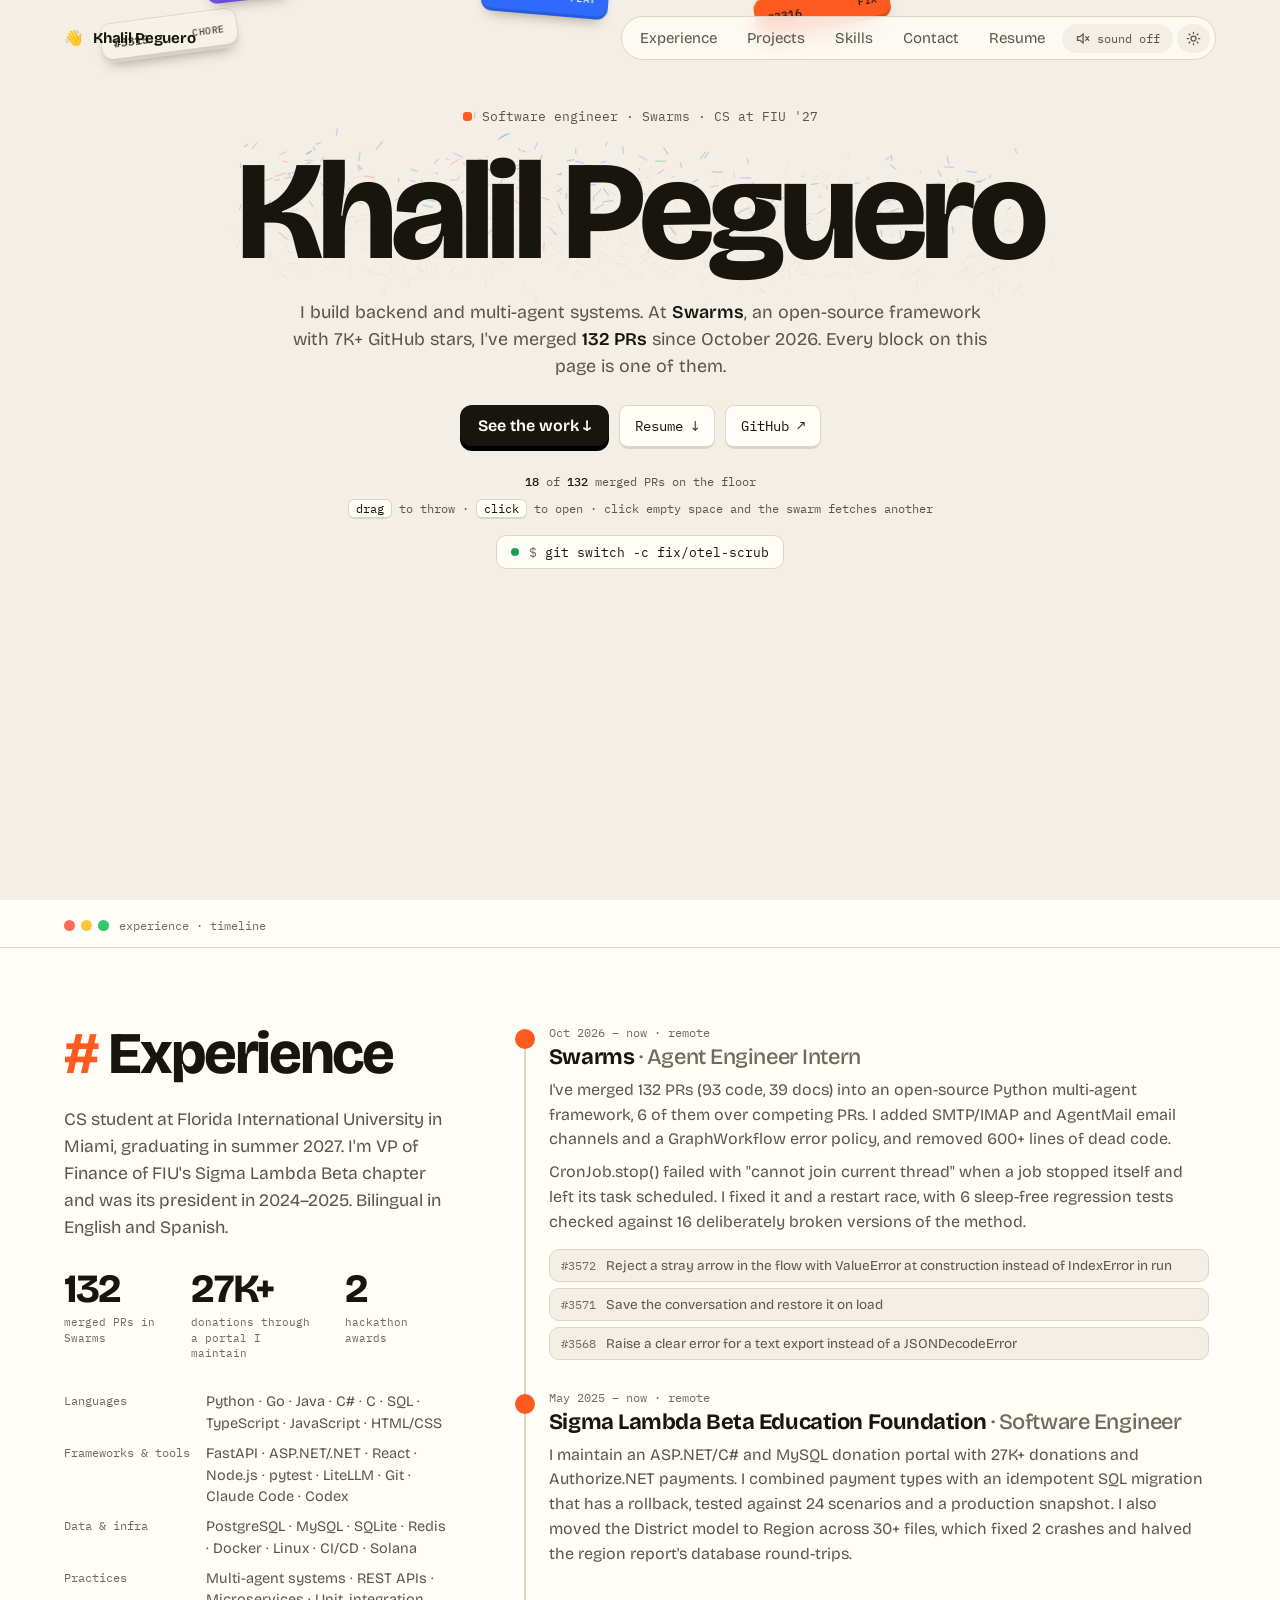
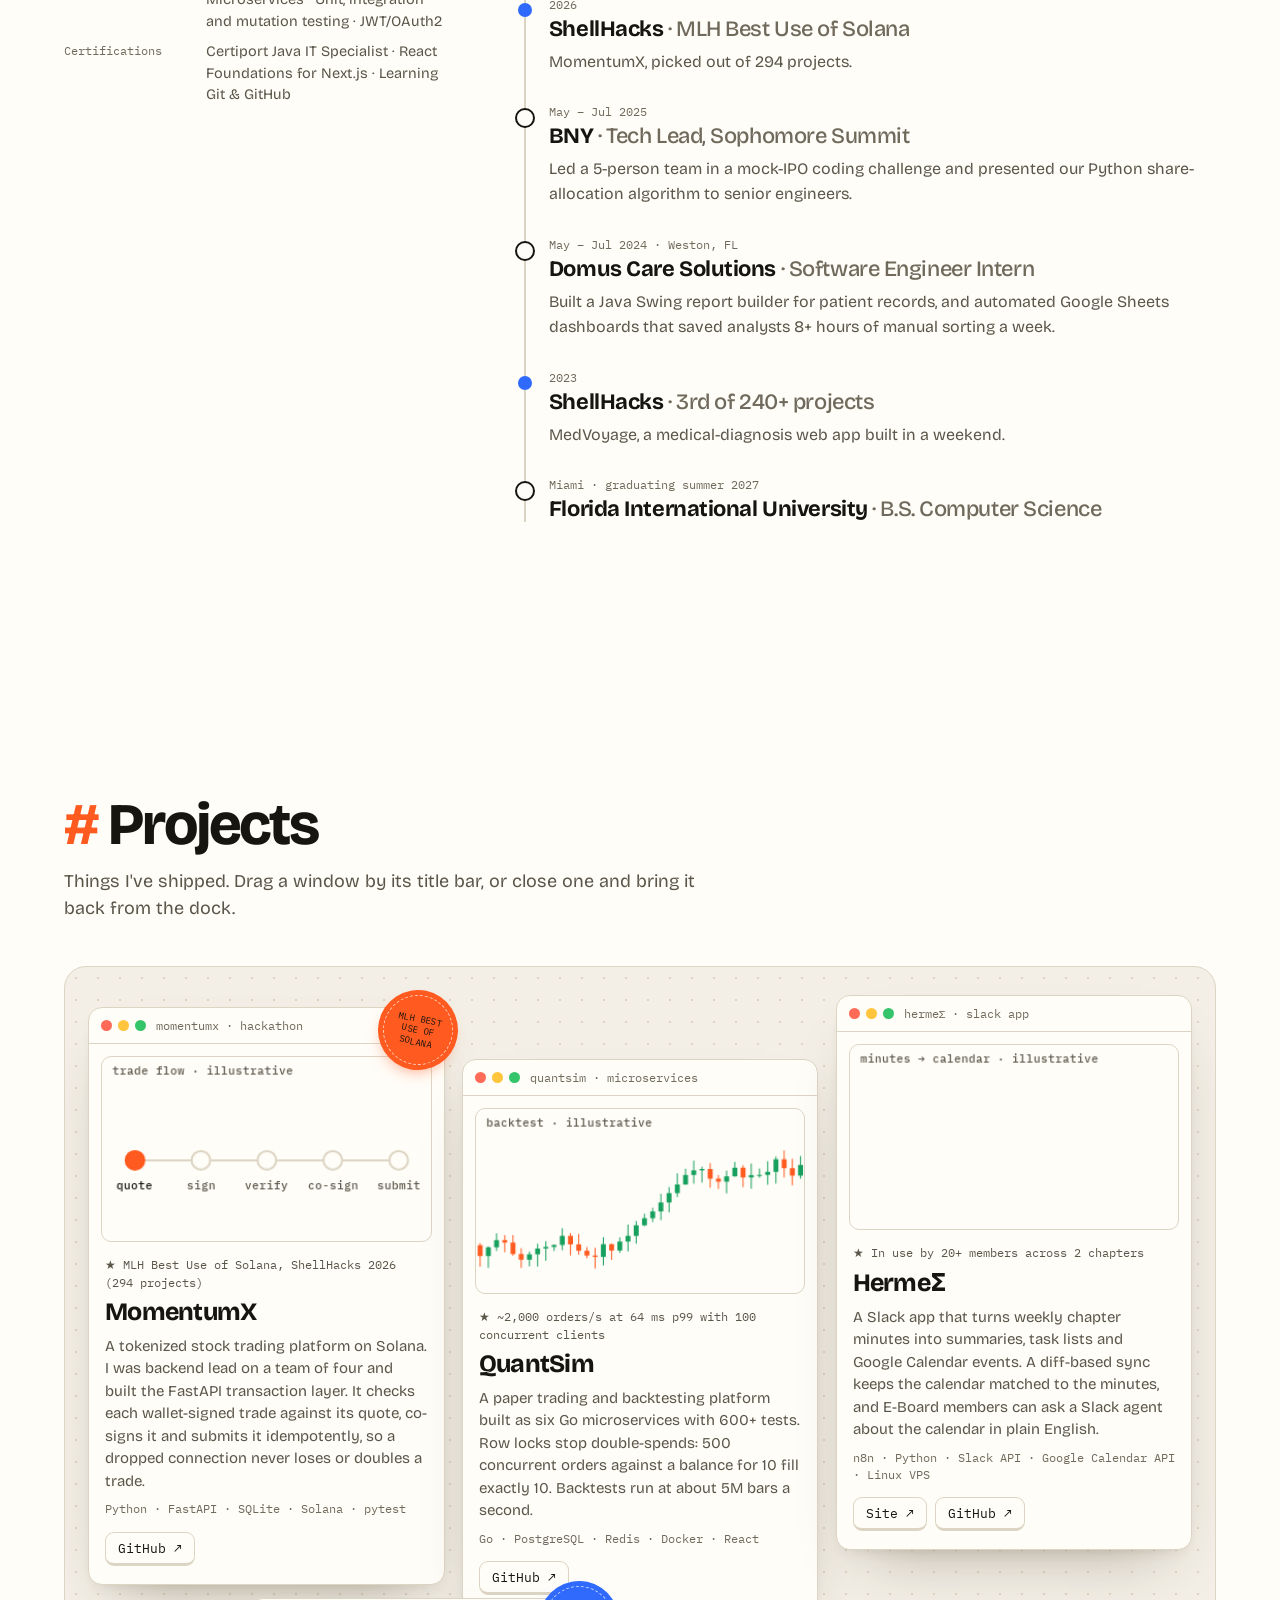
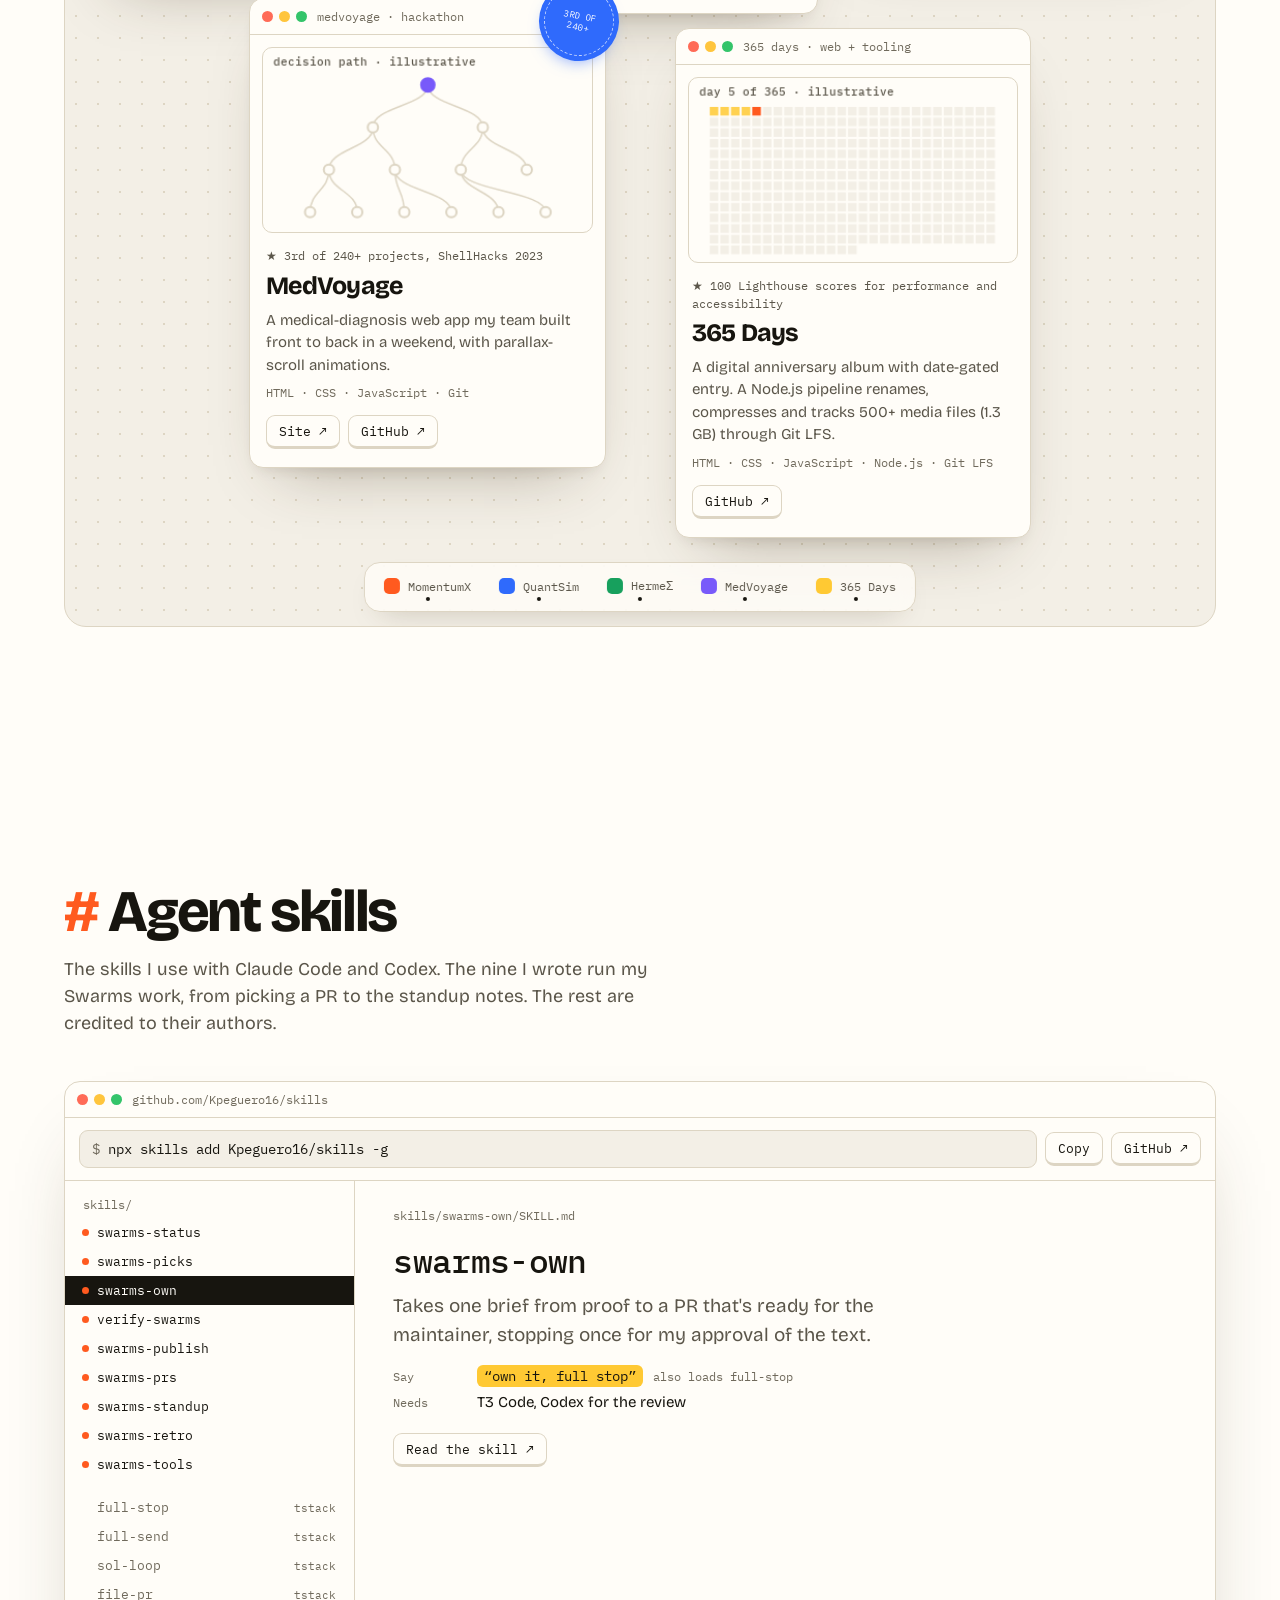
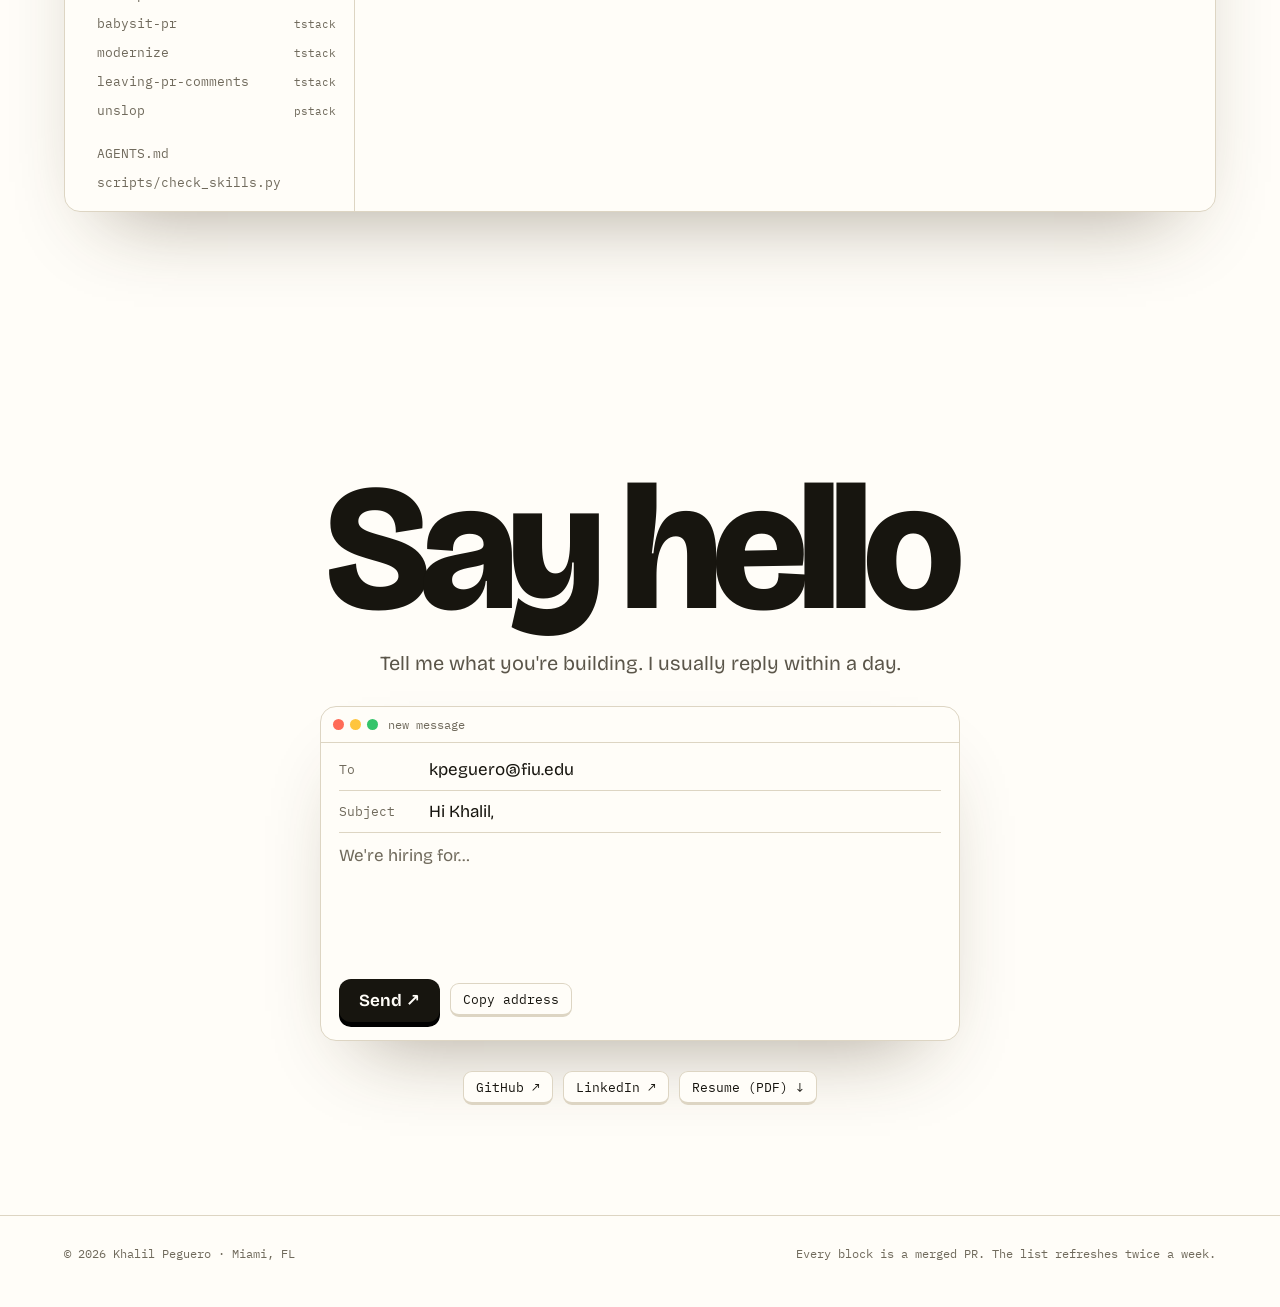
<file: index.html>
<!doctype html>
<html lang="en" class="no-js">
<head>
<meta charset="utf-8">
<meta name="viewport" content="width=device-width, initial-scale=1">
<meta name="color-scheme" content="light dark">
<meta name="theme-color" content="#f3efe6" media="(prefers-color-scheme: light)">
<meta name="theme-color" content="#14120d" media="(prefers-color-scheme: dark)">
<title>Khalil Peguero · Software engineer</title>
<meta name="description" content="Khalil Peguero is a software engineer and CS student at FIU, and an Agent Engineer Intern at Swarms, an open-source multi-agent framework.">
<meta property="og:title" content="Khalil Peguero · Software engineer">
<meta property="og:description" content="Agent Engineer Intern at Swarms. CS at FIU, graduating in summer 2027.">
<meta property="og:type" content="website">
<meta property="og:url" content="https://khalilpeguero.me/portfolio/">
<meta property="og:image" content="https://khalilpeguero.me/portfolio/og.png">
<meta property="og:image:width" content="1200">
<meta property="og:image:height" content="630">
<meta property="og:image:alt" content="Khalil Peguero. I build backend and multi-agent systems. Every block is a PR I merged into Swarms.">
<meta name="twitter:card" content="summary_large_image">
<link rel="alternate" type="text/markdown" href="llms.txt" title="for agents">
<link rel="icon" href="data:image/svg+xml,%3Csvg xmlns='http://www.w3.org/2000/svg' viewBox='0 0 32 32'%3E%3Crect width='32' height='32' rx='8' fill='%23ff5a1f'/%3E%3Ctext x='16' y='21' font-family='monospace' font-size='14' font-weight='700' text-anchor='middle' fill='%23fff'%3Ekp%3C/text%3E%3C/svg%3E">
<link rel="preconnect" href="https://fonts.googleapis.com">
<link rel="preconnect" href="https://fonts.gstatic.com" crossorigin>
<link href="https://fonts.googleapis.com/css2?family=Bricolage+Grotesque:opsz,wght@12..96,400..800&family=IBM+Plex+Mono:wght@400;500&display=swap" rel="stylesheet">
<link rel="stylesheet" href="css/site.css">
<script>
// Hide-until-animated styles apply only under .js. If site.js never finishes, show everything.
document.documentElement.classList.replace('no-js', 'js');
setTimeout(function () { if (!window.__siteReady) document.documentElement.classList.replace('js', 'no-js'); }, 4000);
// A theme picked with the nav toggle beats the system setting. Apply it before the first paint.
try {
  var theme = localStorage.getItem('theme');
  if (theme === 'light' || theme === 'dark') {
    document.documentElement.dataset.theme = theme;
    document.querySelectorAll('meta[name="theme-color"]').forEach(function (m) { m.content = theme === 'dark' ? '#14120d' : '#f3efe6'; });
  }
} catch (e) {}
</script>
<script src="data/prs.js" defer></script>
<script src="js/vendor/matter.min.js" defer></script>
<script src="js/site.js" defer></script>
</head>
<body>

<nav class="nav" id="nav">
  <a class="me" href="#top"><span class="wave" aria-hidden="true">👋</span>Khalil Peguero</a>
  <div class="right">
    <a href="#experience" data-tick class="hide-sm">Experience</a>
    <a href="#projects" data-tick class="hide-sm">Projects</a>
    <a href="#skills" data-tick class="hide-sm">Skills</a>
    <a href="#hello" data-tick>Contact</a>
    <a href="Khalil_Peguero_Resume.pdf" data-tick class="hide-sm">Resume</a>
    <button class="sound" id="sound" aria-pressed="false" aria-label="Toggle sound">
      <svg viewBox="0 0 24 24" fill="none" stroke="currentColor" stroke-width="2" stroke-linecap="round" aria-hidden="true"><path d="M4 9v6h4l5 4V5L8 9H4z"/><path class="on" d="M16 9a4 4 0 0 1 0 6M18.5 6.5a8 8 0 0 1 0 11"/><path class="off" d="M17 9l5 6M22 9l-5 6"/></svg>
      <span class="off">sound off</span><span class="on">sound on</span>
    </button>
    <button class="theme" id="theme" aria-pressed="false" aria-label="Dark mode">
      <svg viewBox="0 0 24 24" fill="none" stroke="currentColor" stroke-width="2" stroke-linecap="round" stroke-linejoin="round" aria-hidden="true"><g class="sun"><circle cx="12" cy="12" r="4"/><path d="M12 2v2M12 20v2M4.9 4.9l1.4 1.4M17.7 17.7l1.4 1.4M2 12h2M20 12h2M4.9 19.1l1.4-1.4M17.7 6.3l1.4-1.4"/></g><path class="moon" d="M20 14.5A8 8 0 1 1 9.5 4a6.5 6.5 0 0 0 10.5 10.5z"/></svg>
    </button>
  </div>
</nav>

<header class="pin" id="pin">
  <canvas class="sky" id="sky" aria-hidden="true"></canvas>
  <div class="copy" id="copy">
    <p class="eyebrow"><i aria-hidden="true"></i>Software engineer · Swarms · CS at FIU '27</p>
    <h1 class="name">Khalil Peguero</h1>
    <p class="lede">I build backend and multi-agent systems. At <b>Swarms</b>, an open-source framework with 7K+ GitHub stars, I've merged <b><span data-stat="total">44</span> PRs</b> since October 2026. Every block on this page is one of them.</p>
    <div class="cta">
      <a class="send" href="#projects">See the work ↓</a>
      <a class="btn" href="Khalil_Peguero_Resume.pdf">Resume ↓</a>
      <a class="btn" href="https://github.com/Kpeguero16">GitHub ↗</a>
    </div>
    <div class="readout">
      <span class="count"><b id="onFloor">0</b> of <b data-stat="total">44</b> merged PRs on the floor</span>
      <span id="howTo"><kbd>drag</kbd> to throw · <kbd>click</kbd> to open · click empty space and the swarm fetches another</span>
    </div>
    <div class="ticker" id="ticker"><i class="dot" aria-hidden="true"></i><span class="ln" id="tickerLine"><span class="dim">waiting for the next merge…</span></span></div>
  </div>

  <div class="world" id="world" role="group" aria-label="Merged pull requests, one block each"></div>
</header>

<section class="exp" id="experience" aria-labelledby="exp-title">
  <div class="bar"><span class="lights"><i></i><i></i><i></i></span><span>experience · timeline</span></div>
  <div class="tl-grid">
    <div class="tl-intro">
      <h2 class="h" id="exp-title"><b>#</b>Experience</h2>
      <p>CS student at Florida International University in Miami, graduating in summer 2027. I'm VP of Finance of FIU's Sigma Lambda Beta chapter and was its president in 2024–2025. Bilingual in English and Spanish.</p>
      <div class="tl-stats">
        <div><b data-stat="total">44</b><span>merged PRs in Swarms</span></div>
        <div><b>27K+</b><span>donations through a portal I maintain</span></div>
        <div><b>2</b><span>hackathon awards</span></div>
      </div>
      <dl class="skills">
        <dt>Languages</dt><dd>Python · Go · Java · C# · C · SQL · TypeScript · JavaScript · HTML/CSS</dd>
        <dt>Frameworks &amp; tools</dt><dd>FastAPI · ASP.NET/.NET · React · Node.js · pytest · LiteLLM · Git · Claude Code · Codex</dd>
        <dt>Data &amp; infra</dt><dd>PostgreSQL · MySQL · SQLite · Redis · Docker · Linux · CI/CD · Solana</dd>
        <dt>Practices</dt><dd>Multi-agent systems · REST APIs · Microservices · Unit, integration and mutation testing · JWT/OAuth2</dd>
        <dt>Certifications</dt><dd>Certiport Java IT Specialist · React Foundations for Next.js · Learning Git &amp; GitHub</dd>
      </dl>
    </div>
    <ol class="tl-list" id="tl">
      <li class="tl-item now" style="--i:0"><span class="tl-dot"></span><div class="tl-when">Oct 2026 – now · remote</div>
        <h3>Swarms <span>· Agent Engineer Intern</span></h3>
        <p>I've merged <span data-stat="total">44</span> PRs (<span data-stat="code">32</span> code, <span data-stat="docs">12</span> docs) into an open-source Python multi-agent framework, 6 of them over competing PRs. I added SMTP/IMAP and AgentMail email channels and a GraphWorkflow error policy, and removed 600+ lines of dead code.</p>
        <p>CronJob.stop() failed with "cannot join current thread" when a job stopped itself and left its task scheduled. I fixed it and a restart race, with 6 sleep-free regression tests checked against 16 deliberately broken versions of the method.</p>
        <div class="tl-latest" id="tlLatest"></div>
      </li>
      <li class="tl-item now" style="--i:1"><span class="tl-dot"></span><div class="tl-when">May 2025 – now · remote</div>
        <h3>Sigma Lambda Beta Education Foundation <span>· Software Engineer</span></h3>
        <p>I maintain an ASP.NET/C# and MySQL donation portal with 27K+ donations and Authorize.NET payments. I combined payment types with an idempotent SQL migration that has a rollback, tested against 24 scenarios and a production snapshot. I also moved the District model to Region across 30+ files, which fixed 2 crashes and halved the region report's database round-trips.</p>
      </li>
      <li class="tl-item mile" style="--i:2"><span class="tl-dot"></span><div class="tl-when">2026</div>
        <h3>ShellHacks <span>· MLH Best Use of Solana</span></h3>
        <p>MomentumX, picked out of 294 projects.</p>
      </li>
      <li class="tl-item" style="--i:3"><span class="tl-dot"></span><div class="tl-when">May – Jul 2025</div>
        <h3>BNY <span>· Tech Lead, Sophomore Summit</span></h3>
        <p>Led a 5-person team in a mock-IPO coding challenge and presented our Python share-allocation algorithm to senior engineers.</p>
      </li>
      <li class="tl-item" style="--i:4"><span class="tl-dot"></span><div class="tl-when">May – Jul 2024 · Weston, FL</div>
        <h3>Domus Care Solutions <span>· Software Engineer Intern</span></h3>
        <p>Built a Java Swing report builder for patient records, and automated Google Sheets dashboards that saved analysts 8+ hours of manual sorting a week.</p>
      </li>
      <li class="tl-item mile" style="--i:5"><span class="tl-dot"></span><div class="tl-when">2023</div>
        <h3>ShellHacks <span>· 3rd of 240+ projects</span></h3>
        <p>MedVoyage, a medical-diagnosis web app built in a weekend.</p>
      </li>
      <li class="tl-item" style="--i:6"><span class="tl-dot"></span><div class="tl-when">Miami · graduating summer 2027</div>
        <h3>Florida International University <span>· B.S. Computer Science</span></h3>
      </li>
    </ol>
  </div>
</section>

<main>
  <section class="sec" id="projects" aria-labelledby="proj-title">
    <h2 class="sec-h pop" id="proj-title"><b>#</b>Projects</h2>
    <p class="sec-sub pop">Things I've shipped.<span class="desk-only"> Drag a window by its title bar, or close one and bring it back from the dock.</span></p>
    <div class="desk pop" id="desk">
      <article class="win t-FIX" data-win="0">
        <div class="win-bar"><span class="lights"><button class="win-close" aria-label="Close MomentumX"></button><i></i><i></i></span><span>momentumx · hackathon</span></div>
        <div class="stamp">MLH best<br>use of<br>Solana</div>
        <div class="win-body">
          <div class="demo"><canvas data-demo="flow"></canvas></div>
          <p class="star">★ MLH Best Use of Solana, ShellHacks 2026 (294 projects)</p>
          <h3>MomentumX</h3>
          <p>A tokenized stock trading platform on Solana. I was backend lead on a team of four and built the FastAPI transaction layer. It checks each wallet-signed trade against its quote, co-signs it and submits it idempotently, so a dropped connection never loses or doubles a trade.</p>
          <p class="tags">Python · FastAPI · SQLite · Solana · pytest</p>
          <div class="links"><a class="btn" href="https://github.com/Kpeguero16/MomentumX">GitHub ↗</a></div>
        </div>
      </article>
      <article class="win t-FEAT" data-win="1">
        <div class="win-bar"><span class="lights"><button class="win-close" aria-label="Close QuantSim"></button><i></i><i></i></span><span>quantsim · microservices</span></div>
        <div class="win-body">
          <div class="demo"><canvas data-demo="candles"></canvas></div>
          <p class="star">★ ~2,000 orders/s at 64 ms p99 with 100 concurrent clients</p>
          <h3>QuantSim</h3>
          <p>A paper trading and backtesting platform built as six Go microservices with 600+ tests. Row locks stop double-spends: 500 concurrent orders against a balance for 10 fill exactly 10. Backtests run at about 5M bars a second.</p>
          <p class="tags">Go · PostgreSQL · Redis · Docker · React</p>
          <div class="links"><a class="btn" href="https://github.com/Kpeguero16/quantsim">GitHub ↗</a></div>
        </div>
      </article>
      <article class="win t-TEST" data-win="2">
        <div class="win-bar"><span class="lights"><button class="win-close" aria-label="Close HermeΣ"></button><i></i><i></i></span><span>hermeΣ · slack app</span></div>
        <div class="win-body">
          <div class="demo"><canvas data-demo="minutes"></canvas></div>
          <p class="star">★ In use by 20+ members across 2 chapters</p>
          <h3>HermeΣ</h3>
          <p>A Slack app that turns weekly chapter minutes into summaries, task lists and Google Calendar events. A diff-based sync keeps the calendar matched to the minutes, and E-Board members can ask a Slack agent about the calendar in plain English.</p>
          <p class="tags">n8n · Python · Slack API · Google Calendar API · Linux VPS</p>
          <div class="links"><a class="btn" href="https://usehermes.online/">Site ↗</a><a class="btn" href="https://github.com/Kpeguero16/Hermes">GitHub ↗</a></div>
        </div>
      </article>
      <article class="win t-REFACTOR" data-win="3">
        <div class="win-bar"><span class="lights"><button class="win-close" aria-label="Close MedVoyage"></button><i></i><i></i></span><span>medvoyage · hackathon</span></div>
        <div class="stamp blue">3rd of<br>240+</div>
        <div class="win-body">
          <div class="demo"><canvas data-demo="tree"></canvas></div>
          <p class="star">★ 3rd of 240+ projects, ShellHacks 2023</p>
          <h3>MedVoyage</h3>
          <p>A medical-diagnosis web app my team built front to back in a weekend, with parallax-scroll animations.</p>
          <p class="tags">HTML · CSS · JavaScript · Git</p>
          <div class="links"><a class="btn" href="https://kpeguero16.github.io/MedVoyage/">Site ↗</a><a class="btn" href="https://github.com/Kpeguero16/MedVoyage">GitHub ↗</a></div>
        </div>
      </article>
      <article class="win t-DOCS" data-win="4">
        <div class="win-bar"><span class="lights"><button class="win-close" aria-label="Close 365 Days"></button><i></i><i></i></span><span>365 days · web + tooling</span></div>
        <div class="win-body">
          <div class="demo"><canvas data-demo="days"></canvas></div>
          <p class="star">★ 100 Lighthouse scores for performance and accessibility</p>
          <h3>365 Days</h3>
          <p>A digital anniversary album with date-gated entry. A Node.js pipeline renames, compresses and tracks 500+ media files (1.3 GB) through Git LFS.</p>
          <p class="tags">HTML · CSS · JavaScript · Node.js · Git LFS</p>
          <div class="links"><a class="btn" href="https://github.com/Kpeguero16/365Days">GitHub ↗</a></div>
        </div>
      </article>
      <div class="dock" aria-label="Project windows">
        <button class="open t-FIX" data-dock="0"><i></i>MomentumX</button>
        <button class="open t-FEAT" data-dock="1"><i></i>QuantSim</button>
        <button class="open t-TEST" data-dock="2"><i></i>HermeΣ</button>
        <button class="open t-REFACTOR" data-dock="3"><i></i>MedVoyage</button>
        <button class="open t-DOCS" data-dock="4"><i></i>365 Days</button>
      </div>
    </div>
  </section>

  <section class="sec" id="skills" aria-labelledby="skills-title">
    <h2 class="sec-h pop" id="skills-title"><b>#</b>Agent skills</h2>
    <p class="sec-sub pop">The skills I use with Claude Code and Codex. The nine I wrote run my Swarms work, from picking a PR to the standup notes. The rest are credited to their authors.</p>
    <div class="repo pop">
      <div class="win-bar"><span class="lights"><i></i><i></i><i></i></span><span>github.com/Kpeguero16/skills</span></div>
      <div class="repo-install"><code><span aria-hidden="true">$ </span>npx skills add Kpeguero16/skills -g</code><button type="button" class="btn" id="copyInstall">Copy</button><a class="btn" href="https://github.com/Kpeguero16/skills">GitHub ↗</a></div>
      <div class="repo-grid">
        <div class="repo-tree">
          <span class="dir" aria-hidden="true">skills/</span>
          <div role="tablist" aria-orientation="vertical" aria-label="Files in the repo">
            <button role="tab" id="skt-swarms-status" aria-controls="sk-swarms-status" aria-selected="false" tabindex="-1" class="mine">swarms-status</button>
            <button role="tab" id="skt-swarms-picks" aria-controls="sk-swarms-picks" aria-selected="false" tabindex="-1" class="mine">swarms-picks</button>
            <button role="tab" id="skt-swarms-own" aria-controls="sk-swarms-own" aria-selected="true" tabindex="0" class="mine">swarms-own</button>
            <button role="tab" id="skt-verify-swarms" aria-controls="sk-verify-swarms" aria-selected="false" tabindex="-1" class="mine">verify-swarms</button>
            <button role="tab" id="skt-swarms-publish" aria-controls="sk-swarms-publish" aria-selected="false" tabindex="-1" class="mine">swarms-publish</button>
            <button role="tab" id="skt-swarms-prs" aria-controls="sk-swarms-prs" aria-selected="false" tabindex="-1" class="mine">swarms-prs</button>
            <button role="tab" id="skt-swarms-standup" aria-controls="sk-swarms-standup" aria-selected="false" tabindex="-1" class="mine">swarms-standup</button>
            <button role="tab" id="skt-swarms-retro" aria-controls="sk-swarms-retro" aria-selected="false" tabindex="-1" class="mine">swarms-retro</button>
            <button role="tab" id="skt-swarms-tools" aria-controls="sk-swarms-tools" aria-selected="false" tabindex="-1" class="mine">swarms-tools</button>
            <button role="tab" id="skt-full-stop" aria-controls="sk-full-stop" aria-selected="false" tabindex="-1" class="up first">full-stop <em>tstack</em></button>
            <button role="tab" id="skt-full-send" aria-controls="sk-full-send" aria-selected="false" tabindex="-1" class="up">full-send <em>tstack</em></button>
            <button role="tab" id="skt-sol-loop" aria-controls="sk-sol-loop" aria-selected="false" tabindex="-1" class="up">sol-loop <em>tstack</em></button>
            <button role="tab" id="skt-file-pr" aria-controls="sk-file-pr" aria-selected="false" tabindex="-1" class="up">file-pr <em>tstack</em></button>
            <button role="tab" id="skt-babysit-pr" aria-controls="sk-babysit-pr" aria-selected="false" tabindex="-1" class="up">babysit-pr <em>tstack</em></button>
            <button role="tab" id="skt-modernize" aria-controls="sk-modernize" aria-selected="false" tabindex="-1" class="up">modernize <em>tstack</em></button>
            <button role="tab" id="skt-leaving-pr-comments" aria-controls="sk-leaving-pr-comments" aria-selected="false" tabindex="-1" class="up">leaving-pr-comments <em>tstack</em></button>
            <button role="tab" id="skt-unslop" aria-controls="sk-unslop" aria-selected="false" tabindex="-1" class="up">unslop <em>pstack</em></button>
            <button role="tab" id="skt-agents-md" aria-controls="sk-agents-md" aria-selected="false" tabindex="-1" class="first">AGENTS.md</button>
            <button role="tab" id="skt-scripts-check_skills-py" aria-controls="sk-scripts-check_skills-py" aria-selected="false" tabindex="-1">scripts/check_skills.py</button>
          </div>
        </div>
        <div class="repo-view">
          <article role="tabpanel" id="sk-swarms-status" aria-labelledby="skt-swarms-status" hidden>
            <p class="path">skills/swarms-status/SKILL.md</p>
            <h3>swarms-status</h3>
            <p>Gives each of my open PRs a verdict: wait, nudge, rebase, rework or close.</p>
            <dl><dt>Say</dt><dd><q>morning status</q></dd><dt>Needs</dt><dd>gh</dd></dl>
            <a class="btn" href="https://github.com/Kpeguero16/skills/tree/main/skills/swarms-status">Read the skill ↗</a>
          </article>
          <article role="tabpanel" id="sk-swarms-picks" aria-labelledby="skt-swarms-picks" hidden>
            <p class="path">skills/swarms-picks/SKILL.md</p>
            <h3>swarms-picks</h3>
            <p>Finds the day's PR opportunities, ranks them by what has merged before, and writes a brief for each.</p>
            <dl><dt>Say</dt><dd><q>today's picks</q></dd><dt>Needs</dt><dd>gh, the Wispr Flow connector</dd></dl>
            <a class="btn" href="https://github.com/Kpeguero16/skills/tree/main/skills/swarms-picks">Read the skill ↗</a>
          </article>
          <article role="tabpanel" id="sk-swarms-own" aria-labelledby="skt-swarms-own">
            <p class="path">skills/swarms-own/SKILL.md</p>
            <h3>swarms-own</h3>
            <p>Takes one brief from proof to a PR that's ready for the maintainer, stopping once for my approval of the text.</p>
            <dl><dt>Say</dt><dd><q>own it, full stop</q> <span>also loads full-stop</span></dd><dt>Needs</dt><dd>T3 Code, Codex for the review</dd></dl>
            <a class="btn" href="https://github.com/Kpeguero16/skills/tree/main/skills/swarms-own">Read the skill ↗</a>
          </article>
          <article role="tabpanel" id="sk-verify-swarms" aria-labelledby="skt-verify-swarms" hidden>
            <p class="path">skills/verify-swarms/SKILL.md</p>
            <h3>verify-swarms</h3>
            <p>Runs swarms code offline and proves a change red on the base and green on the branch.</p>
            <dl><dt>Say</dt><dd><q>verify</q></dd><dt>Needs</dt><dd>local clones, the swarms venv</dd></dl>
            <a class="btn" href="https://github.com/Kpeguero16/skills/tree/main/skills/verify-swarms">Read the skill ↗</a>
          </article>
          <article role="tabpanel" id="sk-swarms-publish" aria-labelledby="skt-swarms-publish" hidden>
            <p class="path">skills/swarms-publish/SKILL.md</p>
            <h3>swarms-publish</h3>
            <p>Posts approved PR text after read-only checks, now or at a scheduled time.</p>
            <dl><dt>Say</dt><dd><q>/swarms-publish</q> <span>starts only by name</span></dd><dt>Needs</dt><dd>gh</dd></dl>
            <a class="btn" href="https://github.com/Kpeguero16/skills/tree/main/skills/swarms-publish">Read the skill ↗</a>
          </article>
          <article role="tabpanel" id="sk-swarms-prs" aria-labelledby="skt-swarms-prs" hidden>
            <p class="path">skills/swarms-prs/SKILL.md</p>
            <h3>swarms-prs</h3>
            <p>Builds the end-of-day Discord message that lists the PRs I opened today.</p>
            <dl><dt>Say</dt><dd><q>swarms prs</q></dd><dt>Needs</dt><dd>gh</dd></dl>
            <a class="btn" href="https://github.com/Kpeguero16/skills/tree/main/skills/swarms-prs">Read the skill ↗</a>
          </article>
          <article role="tabpanel" id="sk-swarms-standup" aria-labelledby="skt-swarms-standup" hidden>
            <p class="path">skills/swarms-standup/SKILL.md</p>
            <h3>swarms-standup</h3>
            <p>Writes standup notes for each PR I opened today. A fresh agent explains each PR and runs the code to back it up.</p>
            <dl><dt>Say</dt><dd><q>standup notes</q></dd><dt>Needs</dt><dd>Claude Code, gh, local clones</dd></dl>
            <a class="btn" href="https://github.com/Kpeguero16/skills/tree/main/skills/swarms-standup">Read the skill ↗</a>
          </article>
          <article role="tabpanel" id="sk-swarms-retro" aria-labelledby="skt-swarms-retro" hidden>
            <p class="path">skills/swarms-retro/SKILL.md</p>
            <h3>swarms-retro</h3>
            <p>Proposes up to three changes a week to these skills, from the outcomes ledger and the week's transcripts.</p>
            <dl><dt>Say</dt><dd><q>swarms retro</q></dd><dt>Needs</dt><dd>gh</dd></dl>
            <a class="btn" href="https://github.com/Kpeguero16/skills/tree/main/skills/swarms-retro">Read the skill ↗</a>
          </article>
          <article role="tabpanel" id="sk-swarms-tools" aria-labelledby="skt-swarms-tools" hidden>
            <p class="path">skills/swarms-tools/SKILL.md</p>
            <h3>swarms-tools</h3>
            <p>The CLI the other swarms skills share: PR facts, worktrees, proof runs, code scans, the outcomes ledger and publishing.</p>
            <dl><dt>Used by</dt><dd>every other swarms skill</dd><dt>Needs</dt><dd>Python 3.10+, gh</dd></dl>
            <a class="btn" href="https://github.com/Kpeguero16/skills/tree/main/skills/swarms-tools">Read the skill ↗</a>
          </article>
          <article role="tabpanel" id="sk-full-stop" aria-labelledby="skt-full-stop" hidden>
            <p class="path">skills/full-stop/SKILL.md</p>
            <h3>full-stop</h3>
            <p>Takes a change to a PR that's ready to merge, without merging.</p>
            <p class="credit">From <a href="https://github.com/t3dotgg/tstack">Theo Browne's tstack</a>, MIT. Its license is in the folder.</p>
            <a class="btn" href="https://github.com/Kpeguero16/skills/tree/main/skills/full-stop">Read the skill ↗</a>
          </article>
          <article role="tabpanel" id="sk-full-send" aria-labelledby="skt-full-send" hidden>
            <p class="path">skills/full-send/SKILL.md</p>
            <h3>full-send</h3>
            <p>The same, and merges. For repos I can merge in.</p>
            <p class="credit">From <a href="https://github.com/t3dotgg/tstack">Theo Browne's tstack</a>, MIT. Its license is in the folder.</p>
            <a class="btn" href="https://github.com/Kpeguero16/skills/tree/main/skills/full-send">Read the skill ↗</a>
          </article>
          <article role="tabpanel" id="sk-sol-loop" aria-labelledby="skt-sol-loop" hidden>
            <p class="path">skills/sol-loop/SKILL.md</p>
            <h3>sol-loop</h3>
            <p>Reviews a change with GPT Sol in a loop, up to three rounds.</p>
            <p class="credit">From <a href="https://github.com/t3dotgg/tstack">Theo Browne's tstack</a>, MIT. Its license is in the folder.</p>
            <a class="btn" href="https://github.com/Kpeguero16/skills/tree/main/skills/sol-loop">Read the skill ↗</a>
          </article>
          <article role="tabpanel" id="sk-file-pr" aria-labelledby="skt-file-pr" hidden>
            <p class="path">skills/file-pr/SKILL.md</p>
            <h3>file-pr</h3>
            <p>Files a short PR that leads with the problem.</p>
            <p class="credit">From <a href="https://github.com/t3dotgg/tstack">Theo Browne's tstack</a>, MIT. Its license is in the folder. I added one paragraph that runs unslop on the title and description.</p>
            <a class="btn" href="https://github.com/Kpeguero16/skills/tree/main/skills/file-pr">Read the skill ↗</a>
          </article>
          <article role="tabpanel" id="sk-babysit-pr" aria-labelledby="skt-babysit-pr" hidden>
            <p class="path">skills/babysit-pr/SKILL.md</p>
            <h3>babysit-pr</h3>
            <p>Watches a PR through CI and review bots, and fixes the real findings.</p>
            <p class="credit">From <a href="https://github.com/t3dotgg/tstack">Theo Browne's tstack</a>, MIT. Its license is in the folder.</p>
            <a class="btn" href="https://github.com/Kpeguero16/skills/tree/main/skills/babysit-pr">Read the skill ↗</a>
          </article>
          <article role="tabpanel" id="sk-modernize" aria-labelledby="skt-modernize" hidden>
            <p class="path">skills/modernize/SKILL.md</p>
            <h3>modernize</h3>
            <p>Rebases an old PR and decides whether it should still exist.</p>
            <p class="credit">From <a href="https://github.com/t3dotgg/tstack">Theo Browne's tstack</a>, MIT. Its license is in the folder.</p>
            <a class="btn" href="https://github.com/Kpeguero16/skills/tree/main/skills/modernize">Read the skill ↗</a>
          </article>
          <article role="tabpanel" id="sk-leaving-pr-comments" aria-labelledby="skt-leaving-pr-comments" hidden>
            <p class="path">skills/leaving-pr-comments/SKILL.md</p>
            <h3>leaving-pr-comments</h3>
            <p>Formats comments an agent posts for me.</p>
            <p class="credit">From <a href="https://github.com/t3dotgg/tstack">Theo Browne's tstack</a>, MIT. Its license is in the folder.</p>
            <a class="btn" href="https://github.com/Kpeguero16/skills/tree/main/skills/leaving-pr-comments">Read the skill ↗</a>
          </article>
          <article role="tabpanel" id="sk-unslop" aria-labelledby="skt-unslop" hidden>
            <p class="path">skills/unslop/SKILL.md</p>
            <h3>unslop</h3>
            <p>Removes AI tells from writing.</p>
            <p class="credit">From <a href="https://github.com/cursor/plugins/tree/main/pstack/skills/unslop">Lauren Tan's pstack</a>, MIT. Its license is in the folder. I added one file that keeps it explicit-only in Codex.</p>
            <a class="btn" href="https://github.com/Kpeguero16/skills/tree/main/skills/unslop">Read the skill ↗</a>
          </article>
          <article role="tabpanel" id="sk-agents-md" aria-labelledby="skt-agents-md" hidden>
            <p class="path">AGENTS.md</p>
            <h3>AGENTS.md</h3>
            <p>One instruction file for both agents on both machines. Claude Code imports it and Codex reads it directly, so a rule I add there reaches every session.</p>
            <a class="btn" href="https://github.com/Kpeguero16/skills/blob/main/AGENTS.md">Open on GitHub ↗</a>
          </article>
          <article role="tabpanel" id="sk-scripts-check_skills-py" aria-labelledby="skt-scripts-check_skills-py" hidden>
            <p class="path">scripts/check_skills.py</p>
            <h3>check_skills.py</h3>
            <p>Checks every skill's frontmatter, invocation settings, links, swarms.py calls and writing rules. CI runs it and the unit tests on every pull request, on Linux, macOS and Windows.</p>
            <a class="btn" href="https://github.com/Kpeguero16/skills/blob/main/scripts/check_skills.py">Open on GitHub ↗</a>
          </article>
        </div>
      </div>
    </div>
  </section>


  <section class="sec hello" id="hello" aria-labelledby="say">
    <h2 class="say pop" id="say">Say hello</h2>
    <p class="pop">Tell me what you're building. I usually reply within a day.</p>
    <div class="compose pop">
      <div class="win-bar"><span class="lights"><i></i><i></i><i></i></span><span>new message</span></div>
      <form id="compose">
        <label><span>To</span><input name="to" value="kpeguero@fiu.edu" readonly></label>
        <label><span>Subject</span><input name="subject" value="Hi Khalil, " aria-label="Subject"></label>
        <label class="body"><textarea name="body" aria-label="Message" placeholder="We're hiring for…"></textarea></label>
        <div class="row"><button type="submit" class="send">Send ↗</button><button type="button" class="btn" id="copyAddr">Copy address</button></div>
      </form>
    </div>
    <div class="elsewhere pop">
      <a class="btn" href="https://github.com/Kpeguero16">GitHub ↗</a>
      <a class="btn" href="https://linkedin.com/in/khalilpeguero">LinkedIn ↗</a>
      <a class="btn" href="Khalil_Peguero_Resume.pdf">Resume (PDF) ↓</a>
    </div>
  </section>
</main>

<footer>
  <span>© 2026 Khalil Peguero · Miami, FL</span>
  <span>Every block is a merged PR. The list refreshes twice a week.</span>
</footer>
<div class="tip" id="tip" aria-hidden="true"></div>
<div class="toast" id="toast" role="status"></div>
</body>
</html>
</file>
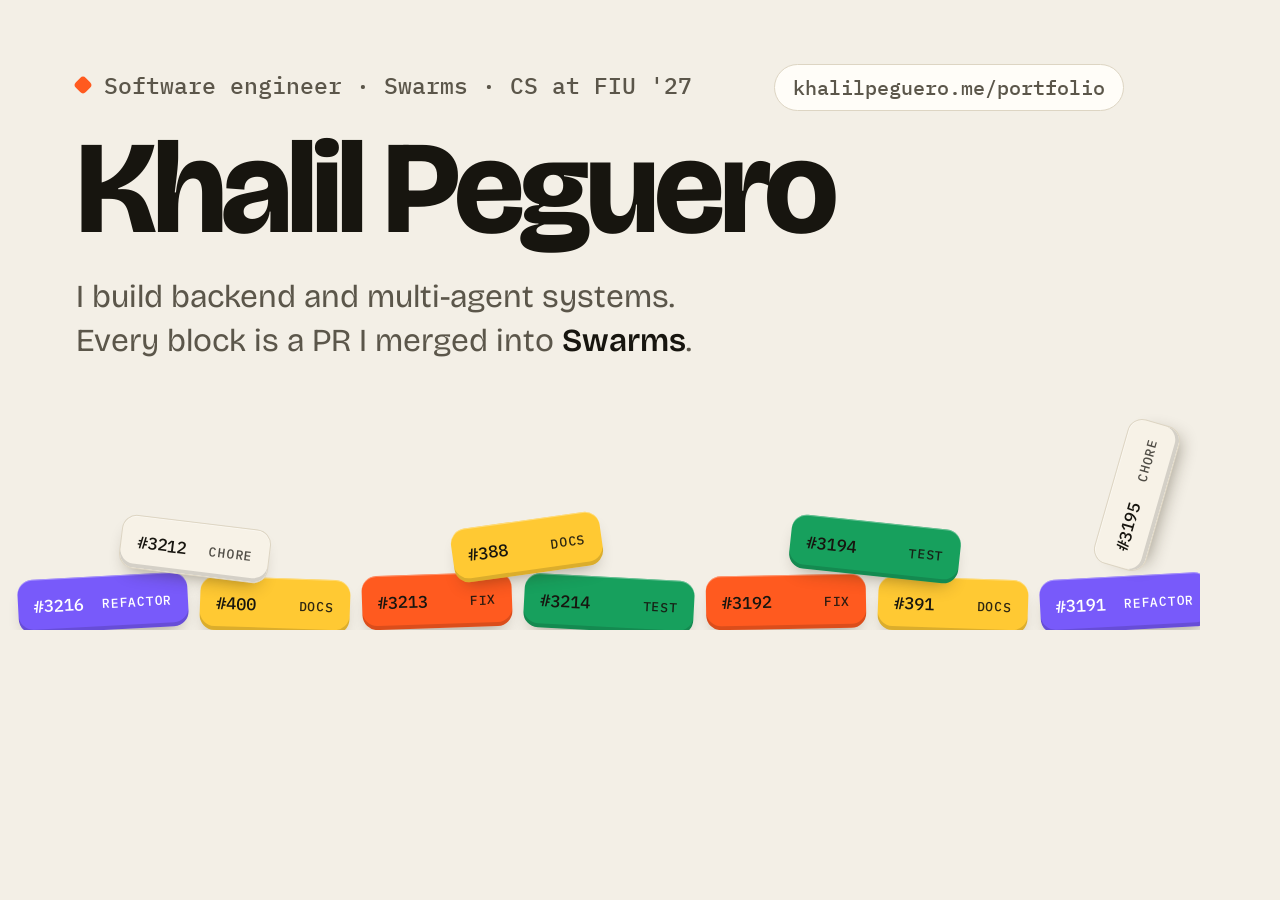
<file: scripts/og-image.html>
<!doctype html>
<!-- Source of og.png, the 1200×630 link-preview image. To rebuild it from the repo root:
     "/Applications/Google Chrome.app/Contents/MacOS/Google Chrome" --headless=new --hide-scrollbars \
       --window-size=1200,630 --virtual-time-budget=5000 --screenshot=og.png scripts/og-image.html
     The blocks are real merged PRs, so the image stays true as the list grows. -->
<html lang="en">
<head>
<meta charset="utf-8">
<link href="https://fonts.googleapis.com/css2?family=Bricolage+Grotesque:opsz,wght@12..96,400..800&family=IBM+Plex+Mono:wght@400;500&display=block" rel="stylesheet">
<style>
  :root { --paper: #f3efe6; --card: #fffdf8; --ink: #17150f; --ink-2: #5b564a; --line: #ddd5c3; --orange: #ff5a1f; --blue: #2f6afc; --green: #17a05d; --violet: #785afa; --yellow: #ffc933; --chore: #f7f2e7 }
  html, body { margin: 0; width: 1200px; height: 630px; overflow: hidden; background: var(--paper); color: var(--ink); -webkit-font-smoothing: antialiased }
  .card { position: relative; width: 1200px; height: 630px; padding: 70px 76px; box-sizing: border-box; font-family: "Bricolage Grotesque", sans-serif }
  .eyebrow { font: 500 23px "IBM Plex Mono", monospace; color: var(--ink-2); display: flex; align-items: center; gap: 14px; margin: 0 }
  .eyebrow i { width: 14px; height: 14px; border-radius: 4px; background: var(--orange); transform: rotate(45deg) }
  h1 { font-size: 132px; line-height: .95; letter-spacing: -.04em; font-weight: 750; margin: 26px 0 0; font-variation-settings: "opsz" 96; white-space: nowrap }
  p.lede { font-size: 32px; line-height: 1.35; color: var(--ink-2); margin: 24px 0 0; max-width: 900px }
  p.lede b { color: var(--ink); font-weight: 600 }
  .url { position: absolute; right: 76px; top: 64px; font: 500 20px "IBM Plex Mono", monospace; color: var(--ink-2); background: var(--card); border: 1px solid var(--line); border-radius: 999px; padding: 9px 18px }
  .blk { position: absolute; display: flex; align-items: center; justify-content: space-between; gap: 10px; padding: 0 16px; box-sizing: border-box; height: 54px; border-radius: 15px;
    font: 500 17px "IBM Plex Mono", monospace; color: #fff; background: var(--dot);
    box-shadow: 0 1px 0 rgba(255,255,255,.35) inset, 0 -4px 0 rgba(0,0,0,.14) inset, 0 10px 18px -10px rgba(40,30,10,.45) }
  .blk .bt { font-size: 13px; letter-spacing: .06em; text-transform: uppercase; opacity: .9 }
  .FEAT .bt, .REFACTOR .bt { opacity: 1 }
  .FIX { --dot: var(--orange) } .FEAT { --dot: var(--blue) } .TEST { --dot: var(--green) } .REFACTOR { --dot: var(--violet) } .DOCS { --dot: var(--yellow) }
  .CHORE { --dot: var(--chore); border: 1px solid var(--line) }
  .CHORE, .DOCS, .FIX, .TEST { color: var(--ink) } .CHORE .bt { opacity: .75 }
</style>
</head>
<body>
<div class="card">
  <p class="eyebrow"><i></i>Software engineer · Swarms · CS at FIU '27</p>
  <h1>Khalil Peguero</h1>
  <p class="lede">I build backend and multi-agent systems.<br>Every block is a PR I merged into <b>Swarms</b>.</p>
  <span class="url">khalilpeguero.me/portfolio</span>
</div>
<script>
// [number, type, x, y, rotation in degrees, width]; a settled pile along the bottom edge, like the hero after the rain.
const pile = [
  [3216, 'REFACTOR', 18, 576, -3, 170], [400, 'DOCS', 200, 578, 2, 150], [3213, 'FIX', 362, 574, -2, 150],
  [3214, 'TEST', 524, 577, 3, 170], [3192, 'FIX', 706, 575, -1, 160], [391, 'DOCS', 878, 578, 2, 150],
  [3191, 'REFACTOR', 1040, 576, -3, 170],
  [3212, 'CHORE', 120, 522, 7, 150], [388, 'DOCS', 452, 520, -8, 150], [3194, 'TEST', 790, 522, 6, 170],
  [3195, 'CHORE', 1062, 468, -74, 150],
];
for (const [n, type, x, y, rot, w] of pile) {
  const el = document.createElement('div');
  el.className = `blk ${type}`;
  el.style.cssText = `left:${x}px;top:${y}px;width:${w}px;transform:rotate(${rot}deg)`;
  el.innerHTML = `<span>#${n}</span><span class="bt">${type === 'DOCS' ? 'docs' : type.toLowerCase()}</span>`;
  document.querySelector('.card').appendChild(el);
}
</script>
</body>
</html>
</file>
<file: css/site.css>
/* Khalil Peguero's portfolio. Paper theme: warm paper, ink, one orange accent. */
:root {
  --paper: #f3efe6; --card: #fffdf8; --ink: #17150f; --ink-2: #5b564a; --ink-3: #706a5c; --line: #ddd5c3;
  --orange: #ff5a1f; --blue: #2f6afc; --green: #17a05d; --violet: #785afa; --yellow: #ffc933; --chore: #f7f2e7;
  --glass: rgba(255, 253, 248, .8); --shade: 60, 45, 20; --press: #000; --on-fill: #17150f; /* text on orange, green and yellow fills, in both schemes */
  --sans: "Bricolage Grotesque", ui-sans-serif, system-ui, sans-serif;
  --mono: "IBM Plex Mono", ui-monospace, Menlo, monospace;
  --m: clamp(20px, 5vw, 72px);
  --spring: cubic-bezier(.34, 1.56, .64, 1);
  --ease: cubic-bezier(.2, .8, .2, 1);
  color-scheme: light dark;
}
/* paper at night: warm ink-black, light ink, the same orange and block colors.
   Every text color keeps 4.5:1 on --card and --paper. js/site.js reads these for the canvases.
   It follows the system setting unless the nav toggle set data-theme on <html>.
   The two dark blocks must stay identical. */
@media (prefers-color-scheme: dark) {
  :root:not([data-theme="light"]) {
    --paper: #14120d; --card: #1c1a14; --ink: #f3efe6; --ink-2: #c9c2b2; --ink-3: #9d9684; --line: #36322a; --chore: #2a2720;
    --glass: rgba(28, 26, 20, .8); --shade: 0, 0, 0; --press: #8f8877;
  }
}
:root[data-theme="dark"] {
  --paper: #14120d; --card: #1c1a14; --ink: #f3efe6; --ink-2: #c9c2b2; --ink-3: #9d9684; --line: #36322a; --chore: #2a2720;
  --glass: rgba(28, 26, 20, .8); --shade: 0, 0, 0; --press: #8f8877;
  color-scheme: dark;
}
:root[data-theme="light"] { color-scheme: light }
* { box-sizing: border-box }
html { background: var(--paper); color: var(--ink); font-family: var(--sans); -webkit-font-smoothing: antialiased }
body { margin: 0; overflow-x: hidden }
a { color: inherit; text-decoration: none }
::selection { background: var(--orange); color: #fff }
button { font: inherit; color: inherit }
a:focus-visible, button:focus-visible, input:focus-visible, textarea:focus-visible, .blk:focus-visible { outline: 2px solid var(--orange); outline-offset: 3px; border-radius: 8px }
.t-FIX { --dot: var(--orange) } .t-FEAT { --dot: var(--blue) } .t-TEST { --dot: var(--green) }
.t-REFACTOR { --dot: var(--violet) } .t-CHORE { --dot: #d9cfb9 } .t-DOCS { --dot: var(--yellow) }
.lights { display: flex; gap: 6px }
.lights i, .lights button { width: 11px; height: 11px; border-radius: 50%; display: block; background: var(--line) }
.lights > :nth-child(1) { background: #ff6b57 } .lights > :nth-child(2) { background: #ffc53d } .lights > :nth-child(3) { background: #34c46a }

/* ── nav ── */
.nav { position: fixed; inset: 0 0 auto 0; z-index: 50; display: flex; justify-content: space-between; align-items: center; padding: 16px var(--m); font-size: 15px; transition: background .3s }
.nav.solid { background: linear-gradient(var(--card) 65%, transparent) }
.me { font-weight: 700; letter-spacing: -.01em; display: flex; align-items: center; gap: 10px; white-space: nowrap }
.wave { display: inline-block; transform-origin: 70% 80% }
.me:hover .wave { animation: wave 1s var(--ease) }
@keyframes wave { 20% { transform: rotate(18deg) } 40% { transform: rotate(-10deg) } 60% { transform: rotate(14deg) } 80% { transform: rotate(-4deg) } }
.nav .right { display: flex; align-items: center; gap: 4px; background: var(--glass); backdrop-filter: blur(12px); -webkit-backdrop-filter: blur(12px); border: 1px solid var(--line); border-radius: 999px; padding: 5px }
.nav .right a { padding: 7px 13px; border-radius: 999px; color: var(--ink-2); transition: background .25s, color .25s, transform .35s var(--spring) }
.nav .right a:hover { background: var(--ink); color: var(--card); transform: translateY(-1px) }
.sound, .theme { all: unset; cursor: pointer; display: flex; align-items: center; gap: 7px; padding: 7px 13px; border-radius: 999px; font-family: var(--mono); font-size: 12px; color: var(--ink-2); background: var(--paper) }
.sound:hover, .theme:hover { color: var(--ink) }
.sound:focus-visible, .theme:focus-visible { outline: 2px solid var(--orange) }
.sound svg, .theme svg { width: 15px; height: 15px }
/* the theme toggle shows the current theme: a sun in light, a moon in dark */
.theme { padding: 7px 9px }
.theme .moon, .theme[aria-pressed="true"] .sun { display: none } .theme[aria-pressed="true"] .moon { display: inline }
.no-js .theme { display: none }
@media (max-width: 960px) { .sound span { display: none } } /* room for the toggle beside the full nav */
.sound[aria-pressed="true"] { background: var(--orange); color: var(--on-fill) }
.sound .on { display: none } .sound[aria-pressed="true"] .on { display: inline } .sound[aria-pressed="true"] .off { display: none }

/* ── hero: one screen. On desktop the first scroll drops the floor, and the blocks fall out over experience (js/site.js) ── */
/* the blocks may draw past the bottom edge but never the sides; a browser without overflow: clip keeps them inside */
.pin { position: relative; height: 100vh; overflow: hidden; overflow: clip visible; -webkit-user-select: none; user-select: none; cursor: crosshair }
.sky { position: absolute; inset: 0; width: 100%; height: 100%; z-index: 1; pointer-events: none }
.copy { position: absolute; left: var(--m); right: var(--m); top: clamp(92px, 12vh, 120px); z-index: 3; pointer-events: none; text-align: center; display: flex; flex-direction: column; align-items: center }
.eyebrow { font-family: var(--mono); font-size: 13px; color: var(--ink-2); margin: 0 0 20px; display: flex; align-items: center; gap: 10px }
.eyebrow i { width: 9px; height: 9px; border-radius: 3px; background: var(--orange); display: inline-block; animation: bob 2.4s ease-in-out infinite }
@keyframes bob { 50% { transform: translateY(-3px) rotate(45deg) } }
h1.name { font-size: min(11vw, 18vh, 172px); line-height: .95; letter-spacing: -.04em; font-weight: 750; margin: 0; white-space: nowrap; font-variation-settings: "opsz" 96 }
.lede { font-size: clamp(17px, 1.4vw, 20px); line-height: 1.5; color: var(--ink-2); margin: 20px 0 0; max-width: 720px }
.lede b { color: var(--ink); font-weight: 600 }
.readout { margin-top: 22px; display: flex; flex-wrap: wrap; justify-content: center; gap: 4px 10px; font-family: var(--mono); font-size: 12px; line-height: 1.9; color: var(--ink-2) }
.readout .count { flex-basis: 100% }
.readout b { color: var(--ink); font-weight: 500 }
.readout kbd { font-family: inherit; background: var(--card); border: 1px solid var(--line); border-bottom-width: 2px; border-radius: 6px; padding: 1px 7px; color: var(--ink) }
.ticker { margin-top: 14px; display: flex; align-items: center; gap: 10px; max-width: min(720px, 100%); font-family: var(--mono); font-size: 12.5px; color: var(--ink-2); background: var(--card); border: 1px solid var(--line); border-radius: 10px; padding: 8px 14px; white-space: nowrap; overflow: hidden }
.ticker .dot { width: 8px; height: 8px; border-radius: 50%; background: var(--green); flex: none; animation: pulse 1.6s infinite }
@keyframes pulse { 50% { opacity: .3 } }
.ticker .ln { overflow: hidden; text-overflow: ellipsis }
.ps, .dim { color: var(--ink-3) } .cmd { color: var(--ink) } .ok, .drop { color: var(--green) } .bad { color: var(--orange) }
.cta { margin-top: 26px; display: flex; flex-wrap: wrap; justify-content: center; align-items: flex-start; gap: 10px; pointer-events: auto }
.cta .send { font-size: 16px; padding: 11px 18px }
.cta .btn { font-size: 13.5px; padding: 11px 15px; background: var(--card) }
/* the name and pitch show at once; the readout and ticker describe the blocks, so they wait for the swarm to let go */
.js .readout, .js .ticker { opacity: 0; transform: translateY(8px); transition: opacity .8s, transform .8s var(--ease) }
.js .ticker { transition-delay: .15s }
.ready .readout, .ready .ticker { opacity: 1; transform: none }
/* the swarm draws over the name while it forms it, then drops behind the text */
.pin:not(.settled) .sky { z-index: 4 }
.bar { display: flex; align-items: center; gap: 10px; padding: 10px 14px; border-bottom: 1px solid var(--line); font-family: var(--mono); font-size: 11.5px; color: var(--ink-3) }

/* blocks: above experience, so they fall across it when the floor drops */
.world { position: absolute; inset: 0; z-index: 8; pointer-events: none }
.blk { position: absolute; left: 0; top: 0; display: flex; align-items: center; justify-content: space-between; gap: 8px; padding: 0 12px; border-radius: 11px;
  font-family: var(--mono); font-size: 12px; font-weight: 500; color: #fff; cursor: grab; pointer-events: auto; user-select: none; touch-action: none; background: var(--dot);
  box-shadow: 0 1px 0 rgba(255, 255, 255, .35) inset, 0 -3px 0 rgba(0, 0, 0, .14) inset, 0 8px 14px -8px rgba(40, 30, 10, .45); will-change: transform }
.blk:active { cursor: grabbing }
.world.falling .blk { pointer-events: none }
/* text on the brand fills keeps 4.5:1: ink on orange, green and yellow; white on blue and violet */
.blk .bt { font-size: 10px; letter-spacing: .06em; text-transform: uppercase; opacity: .9 }
.blk.t-FEAT .bt, .blk.t-REFACTOR .bt { opacity: 1 }
.blk.t-CHORE { background: var(--chore); color: var(--ink); border: 1px solid var(--line) }
.blk.t-FIX, .blk.t-TEST, .blk.t-DOCS { color: var(--on-fill) }
.blk.t-CHORE .bt { opacity: .75 }
.blk.fresh { animation: fresh 1.6s ease-out }
@keyframes fresh { 0% { outline: 3px solid var(--orange); outline-offset: 3px } 100% { outline: 3px solid transparent; outline-offset: 10px } }
.tip { position: fixed; z-index: 60; pointer-events: none; max-width: 460px; background: #1b1912; color: #d9d3c4; border-radius: 10px; padding: 12px 14px; font-family: var(--mono); font-size: 12px; line-height: 1.75;
  opacity: 0; transform: translateY(6px) scale(.97); transition: opacity .15s, transform .25s var(--spring) }
.tip.show { opacity: 1; transform: none }
.tip .title { color: var(--yellow); margin-bottom: 6px; display: block; white-space: nowrap; overflow: hidden; text-overflow: ellipsis }
.tip .ps, .tip .dim { color: #8f897b } .tip .cmd { color: #fffdf8 } .tip .ok, .tip .drop { color: #3ddc84 } .tip .bad { color: #ff8a5c }

/* ── experience ── */
.exp { position: relative; z-index: 7; background: var(--card) }
.exp .bar { padding: 18px var(--m) 14px }
.tl-grid { display: grid; grid-template-columns: minmax(280px, .8fr) 1.45fr; gap: clamp(30px, 5vw, 90px); padding: clamp(40px, 6vw, 80px) var(--m) clamp(70px, 9vw, 120px); max-width: 1380px; margin: 0 auto }
.tl-grid > *, .tl-latest a { min-width: 0 }
.h { font-size: clamp(38px, 4.6vw, 68px); font-weight: 750; letter-spacing: -.04em; line-height: 1; margin: 0 0 22px }
.h b, .sec-h b { color: var(--orange); font-weight: 600; margin-right: .18em }
.tl-intro { position: sticky; top: 96px; align-self: start }
.tl-intro p { color: var(--ink-2); font-size: 17.5px; line-height: 1.55; margin: 0; max-width: 440px }
.tl-stats { display: grid; grid-template-columns: repeat(3, auto); justify-content: start; gap: 16px 28px; margin-top: 28px }
.tl-stats b { display: block; font-size: 40px; font-weight: 750; letter-spacing: -.035em; line-height: 1 }
.tl-stats span { display: block; font-family: var(--mono); font-size: 11px; color: var(--ink-3); margin-top: 6px; max-width: 130px; line-height: 1.4 }
.skills { margin: 30px 0 0; display: grid; grid-template-columns: auto 1fr; gap: 8px 16px; font-size: 14.5px; max-width: 460px }
.skills dt { font-family: var(--mono); font-size: 11.5px; color: var(--ink-3); padding-top: 2px }
.skills dd { margin: 0; color: var(--ink-2); line-height: 1.5 }
.tl-list { list-style: none; margin: 0; padding: 0 0 0 34px; position: relative }
.tl-list::before { content: ""; position: absolute; left: 9px; top: 10px; bottom: 30px; width: 2px; background: var(--line); transform-origin: top; transform: scaleY(0); transition: transform 1.4s var(--ease) }
.tl-item { position: relative; padding: 0 0 30px; opacity: 0; transform: translateX(18px); transition: opacity .5s, transform .7s var(--spring); transition-delay: calc(var(--i) * 120ms + 150ms) }
.no-js .tl-item, .go .tl-item { opacity: 1; transform: none }
.no-js .tl-list::before, .go.tl-list::before { transform: scaleY(1) }
.tl-dot { position: absolute; left: -34px; top: 4px; width: 20px; height: 20px; border-radius: 50%; background: var(--card); border: 2px solid var(--ink) }
.tl-item.now .tl-dot { background: var(--orange); border-color: var(--orange) }
.tl-item.now:first-child .tl-dot { animation: ping 1.8s infinite }
@keyframes ping { 0% { box-shadow: 0 0 0 0 rgba(255, 90, 31, .45) } 100% { box-shadow: 0 0 0 14px rgba(255, 90, 31, 0) } }
.tl-item.mile .tl-dot { width: 14px; height: 14px; left: -31px; top: 6px; background: var(--blue); border-color: var(--blue) }
.tl-when { font-family: var(--mono); font-size: 12px; color: var(--ink-3); margin-bottom: 4px }
.tl-item h3 { margin: 0; font-size: 22px; letter-spacing: -.02em; font-weight: 700 }
.tl-item h3 span { color: var(--ink-3); font-weight: 500 }
.tl-item p { margin: 8px 0 0; color: var(--ink-2); font-size: 16px; line-height: 1.55; max-width: 660px }
.tl-latest { display: flex; flex-direction: column; gap: 6px; margin-top: 14px; max-width: 660px }
.tl-latest a { display: flex; gap: 10px; align-items: baseline; font-size: 13.5px; color: var(--ink-2); padding: 7px 11px; border: 1px solid var(--line); border-radius: 10px; background: var(--paper); transition: transform .35s var(--spring), color .2s }
.tl-latest a:hover { transform: translateX(5px); color: var(--ink) }
.tl-latest code { font-family: var(--mono); font-size: 11.5px; color: var(--ink-3); flex: none }
.tl-latest .what { white-space: nowrap; overflow: hidden; text-overflow: ellipsis }

/* ── sections ── */
main { background: var(--card); position: relative; z-index: 7 }
.sec { padding: clamp(80px, 10vw, 130px) var(--m); max-width: 1320px; margin: 0 auto }
.sec-h { font-size: clamp(38px, 4.6vw, 68px); font-weight: 750; letter-spacing: -.04em; line-height: 1; margin: 0 0 14px }
.sec-sub { color: var(--ink-2); font-size: 18px; line-height: 1.5; margin: 0 0 44px; max-width: 640px }
.js .pop { opacity: 0; transform: translateY(40px) scale(.97); transition: opacity .6s var(--ease), transform .8s var(--spring) }
.js .pop.in { opacity: 1; transform: none }
.btn { display: inline-flex; align-items: center; gap: 6px; font-family: var(--mono); font-size: 12.5px; padding: 7px 12px; border-radius: 9px; background: var(--card); border: 1px solid var(--line); border-bottom-width: 3px; transition: transform .3s var(--spring), border-bottom-width .1s; cursor: pointer }
.btn:hover { transform: translateY(-2px) }
.btn:active { transform: translateY(1px); border-bottom-width: 1px }

/* projects: windows on a desktop */
.desk { position: relative; height: 940px; border: 1px solid var(--line); border-radius: 22px; overflow: hidden; background: var(--paper) radial-gradient(circle, var(--line) 1.1px, transparent 1.5px) 0 0 / 22px 22px }
.win { position: absolute; background: var(--card); border: 1px solid var(--line); border-radius: 14px; box-shadow: 0 30px 60px -32px rgba(var(--shade), .38), 0 8px 16px -10px rgba(var(--shade), .18); transition: transform .45s var(--spring), opacity .3s, box-shadow .3s }
.win.dragging { transition: none; transform: rotate(-1.2deg) scale(1.015); box-shadow: 0 46px 90px -34px rgba(var(--shade), .5) }
.win.closed { opacity: 0; transform: scale(.86) translateY(30px); pointer-events: none }
.win.bump { animation: bump .55s var(--spring) }
@keyframes bump { 0% { transform: scale(.9) } 100% { transform: none } }
.win-bar { display: flex; align-items: center; gap: 10px; padding: 10px 12px; border-bottom: 1px solid var(--line); font-family: var(--mono); font-size: 11.5px; color: var(--ink-3); user-select: none }
.win .win-bar { cursor: grab; touch-action: none }
.win.dragging .win-bar { cursor: grabbing }
.win-close { all: unset; cursor: pointer }
.win-close:hover { box-shadow: 0 0 0 3px rgba(255, 107, 87, .25) }
.win-body { padding: 12px 12px 18px }
.demo { position: relative; aspect-ratio: 16 / 9; border-radius: 10px; overflow: hidden; background: var(--card); border: 1px solid var(--line) }
.demo canvas { width: 100%; height: 100%; display: block }
.win .star { font-family: var(--mono); font-size: 11.5px; color: var(--ink-2); margin: 14px 4px 6px }
.win h3 { margin: 0 4px; font-size: 25px; letter-spacing: -.03em; font-weight: 750 }
.win p { margin: 8px 4px 0; color: var(--ink-2); font-size: 15px; line-height: 1.5 }
.win .tags { font-family: var(--mono); font-size: 11.5px; color: var(--ink-3) }
.win .links { display: flex; gap: 8px; margin: 14px 4px 0 }
.stamp { position: absolute; right: -14px; top: -18px; width: 80px; height: 80px; border-radius: 50%; display: grid; place-items: center; text-align: center; padding: 10px; z-index: 2;
  font-family: var(--mono); font-size: 9px; line-height: 1.25; letter-spacing: .06em; text-transform: uppercase; color: var(--on-fill); background: var(--orange); transform: rotate(12deg); box-shadow: 0 8px 16px -8px rgba(255, 90, 31, .6); transition: transform .6s var(--spring) }
.stamp::before { content: ""; position: absolute; inset: 5px; border-radius: 50%; border: 1px dashed rgba(255, 255, 255, .7) }
.stamp.blue { color: #fff; background: var(--blue); box-shadow: 0 8px 16px -8px rgba(47, 107, 255, .6) }
.win:hover .stamp { transform: rotate(-8deg) scale(1.08) }
.dock { position: absolute; left: 50%; bottom: 14px; transform: translateX(-50%); display: flex; gap: 4px; padding: 7px; z-index: 200; background: var(--glass); backdrop-filter: blur(10px); -webkit-backdrop-filter: blur(10px); border: 1px solid var(--line); border-radius: 16px; box-shadow: 0 12px 30px -18px rgba(var(--shade), .4) }
.dock button { all: unset; cursor: pointer; position: relative; display: flex; align-items: center; gap: 8px; padding: 8px 12px 10px; border-radius: 10px; font-family: var(--mono); font-size: 12px; color: var(--ink-2); white-space: nowrap; transition: transform .35s var(--spring), background .2s }
.dock button:hover, .dock button:focus-visible { transform: translateY(-5px); background: var(--paper); color: var(--ink) }
.dock button i { width: 16px; height: 16px; border-radius: 5px; background: var(--dot) }
.dock button::after { content: ""; position: absolute; bottom: 3px; left: 50%; width: 4px; height: 4px; border-radius: 50%; background: var(--ink); opacity: 0; transform: translateX(-50%); transition: opacity .2s }
.dock button.open::after { opacity: 1 }

/* agent skills: a window onto the skills repo, one file open at a time */
.repo { background: var(--card); border: 1px solid var(--line); border-radius: 16px; overflow: hidden; box-shadow: 0 40px 80px -42px rgba(var(--shade), .45) }
.repo-install { display: flex; align-items: center; flex-wrap: wrap; gap: 8px; padding: 12px 14px; border-bottom: 1px solid var(--line) }
.repo-install code { flex: 1 1 260px; min-width: 0; overflow-wrap: anywhere; font-family: var(--mono); font-size: 13.5px; background: var(--paper); border: 1px solid var(--line); border-radius: 9px; padding: 9px 12px }
.repo-install code span { color: var(--ink-3) }
.repo-grid { display: grid; grid-template-columns: 290px minmax(0, 1fr); min-height: 460px }
.repo-tree { border-right: 1px solid var(--line); padding: 10px 0 14px }
.repo-tree .dir { display: block; padding: 6px 18px; font-family: var(--mono); font-size: 12px; color: var(--ink-3) }
.repo-tree [role="tab"] { all: unset; box-sizing: border-box; cursor: pointer; width: 100%; display: flex; align-items: center; gap: 8px; padding: 6px 18px 6px 32px; font-family: var(--mono); font-size: 13px; color: var(--ink-3) }
.repo-tree .mine { color: var(--ink) }
.repo-tree .mine::before { content: ""; width: 7px; height: 7px; margin-left: -15px; border-radius: 50%; background: var(--orange) }
.repo-tree .first { margin-top: 14px }
.repo-tree [role="tab"]:hover { background: var(--paper) }
.repo-tree [role="tab"][aria-selected="true"] { background: var(--ink); color: var(--card) }
.repo-tree [role="tab"]:focus-visible { outline: 2px solid var(--orange); outline-offset: -2px }
.repo-tree em { margin-left: auto; font-style: normal; font-size: 10.5px }
.repo-view { min-width: 0; padding: 26px clamp(20px, 3vw, 40px) 30px }
.repo-view .path { margin: 0 0 14px; font-family: var(--mono); font-size: 12px; color: var(--ink-3) }
.repo-view h3 { margin: 0 0 10px; font-family: var(--mono); font-size: clamp(24px, 2.6vw, 34px); font-weight: 500; letter-spacing: -.02em }
.repo-view p { margin: 0 0 18px; max-width: 560px; font-size: 19px; line-height: 1.5; color: var(--ink-2) }
.repo-view .credit { font-size: 15px; color: var(--ink-3) }
.repo-view .credit a { text-decoration: underline; text-underline-offset: .2em }
.repo-view dl { display: grid; grid-template-columns: 70px 1fr; gap: 8px 14px; margin: 0 0 22px; font-size: 15px }
.repo-view dt { padding-top: 2px; font-family: var(--mono); font-size: 12px; color: var(--ink-3) }
.repo-view dd { margin: 0 }
.repo-view q { font-family: var(--mono); font-size: 14px; background: var(--yellow); color: var(--on-fill); padding: 2px 7px; border-radius: 6px; -webkit-box-decoration-break: clone; box-decoration-break: clone }
.repo-view dd span { margin-left: 6px; font-family: var(--mono); font-size: 12px; color: var(--ink-3) }
/* without the script, every file shows, one after another */
.no-js .repo-tree { display: none }
.no-js .repo-grid { grid-template-columns: 1fr }
.no-js .repo-view [role="tabpanel"][hidden] { display: block }
.no-js .repo-view [role="tabpanel"] + [role="tabpanel"] { margin-top: 26px; padding-top: 26px; border-top: 1px solid var(--line) }

/* contact */
.hello { text-align: center; padding-bottom: 110px }
.say { font-size: clamp(76px, 14vw, 220px); line-height: .9; letter-spacing: -.055em; font-weight: 800; margin: 0 0 18px; cursor: default; user-select: none }
.say span { display: inline-block; transition: transform .5s var(--spring), color .3s }
.say span.up { transform: translateY(-.14em) rotate(-4deg); color: var(--orange); transition: transform .12s ease-out, color .1s }
.hello > p { font-size: 20px; color: var(--ink-2); margin: 0 auto 28px; max-width: 560px; line-height: 1.5 }
.compose { max-width: 640px; margin: 0 auto; text-align: left; background: var(--card); border: 1px solid var(--line); border-radius: 16px; overflow: hidden; box-shadow: 0 40px 80px -42px rgba(var(--shade), .45) }
.compose form { padding: 6px 18px 18px }
.compose label { display: grid; grid-template-columns: 80px 1fr; align-items: center; gap: 10px; padding: 10px 0; border-bottom: 1px solid var(--line); font-family: var(--mono); font-size: 12.5px; color: var(--ink-3) }
.compose label.body { grid-template-columns: 1fr; align-items: start; border: 0 }
.compose input, .compose textarea { all: unset; font-family: var(--sans); font-size: 17px; color: var(--ink); width: 100% }
.compose input:focus-visible, .compose textarea:focus-visible { outline: 2px solid var(--orange); outline-offset: 4px; border-radius: 4px }
.compose textarea { min-height: 120px; line-height: 1.5; white-space: pre-wrap }
.compose textarea::placeholder { color: var(--ink-3) }
.compose .row { display: flex; align-items: center; gap: 10px; margin-top: 6px }
.send { all: unset; cursor: pointer; font-weight: 650; font-size: 17px; padding: 11px 20px; border-radius: 12px; background: var(--ink); color: var(--card); box-shadow: 0 5px 0 var(--press); transition: transform .2s var(--spring), box-shadow .15s }
.send:hover { transform: translateY(-2px); box-shadow: 0 7px 0 var(--press) }
.send:active { transform: translateY(4px); box-shadow: 0 1px 0 var(--press) }
.send:focus-visible { outline: 2px solid var(--orange); outline-offset: 3px; border-radius: 12px }
.elsewhere { display: flex; justify-content: center; flex-wrap: wrap; gap: 10px; margin-top: 30px }
.toast { position: fixed; left: 50%; top: 84px; z-index: 60; transform: translate(-50%, -10px) rotate(-3deg) scale(.9); opacity: 0; background: var(--yellow); color: var(--on-fill); font-weight: 700; padding: 10px 18px; border-radius: 12px; box-shadow: 0 10px 20px -10px rgba(0, 0, 0, .4); transition: opacity .2s, transform .5s var(--spring); pointer-events: none }
.toast.show { opacity: 1; transform: translate(-50%, 0) rotate(-3deg) scale(1) }
footer { position: relative; z-index: 7; border-top: 1px solid var(--line); padding: 30px var(--m) 46px; display: flex; justify-content: space-between; flex-wrap: wrap; gap: 16px; font-family: var(--mono); font-size: 12px; color: var(--ink-3); background: var(--card) }

/* ── phones: the floor stays put, and the hero grows with its copy ── */
/* keep this query in sync with mqFlow in js/site.js */
@media (max-width: 820px), (max-height: 560px) {
  /* the hero keeps room under its copy for the pile of blocks */
  .pin { height: auto; min-height: 600px; min-height: max(100svh, 600px) }
  .copy { position: relative; left: auto; right: auto; top: auto; padding: clamp(92px, 12vh, 120px) var(--m) 190px }
  h1.name { font-size: 12.4vw }
  .cta { margin-top: 20px; gap: 8px }
  .cta a { white-space: nowrap }
  .cta .send { font-size: 15px; padding: 10px 14px }
  .cta .btn { font-size: 12.5px; padding: 10px 12px }
  .tl-grid { grid-template-columns: 1fr; gap: 26px }
  .tl-intro { position: static }
  .tl-stats { grid-template-columns: repeat(3, 1fr); gap: 12px }
  .tl-stats b { font-size: 28px }
  .tl-latest a:nth-child(n+2) { display: none }
  .desk { height: auto; padding: 12px; background-size: 18px 18px }
  .win { position: relative; left: auto !important; top: auto !important; width: auto !important; margin-bottom: 14px }
  .win .win-bar { cursor: default }
  .win-close { pointer-events: none }
  .dock, .desk-only { display: none }
  .repo-grid { grid-template-columns: 1fr; min-height: 0 }
  .repo-tree { border-right: 0; border-bottom: 1px solid var(--line); max-height: 230px; overflow-y: auto }
  .repo-view dl { grid-template-columns: 1fr; gap: 4px }
  .repo-view dd + dt { margin-top: 8px }
  .nav .right a { padding: 7px 9px }
  .nav .right a.hide-sm, .sound span, .wave { display: none }
  .compose label { grid-template-columns: 64px 1fr }
}
@media (prefers-reduced-motion: reduce) {
  .js .pop { opacity: 1; transform: none }
  .eyebrow i, .ticker .dot, .tl-item.now:first-child .tl-dot { animation: none }
}
</file>
